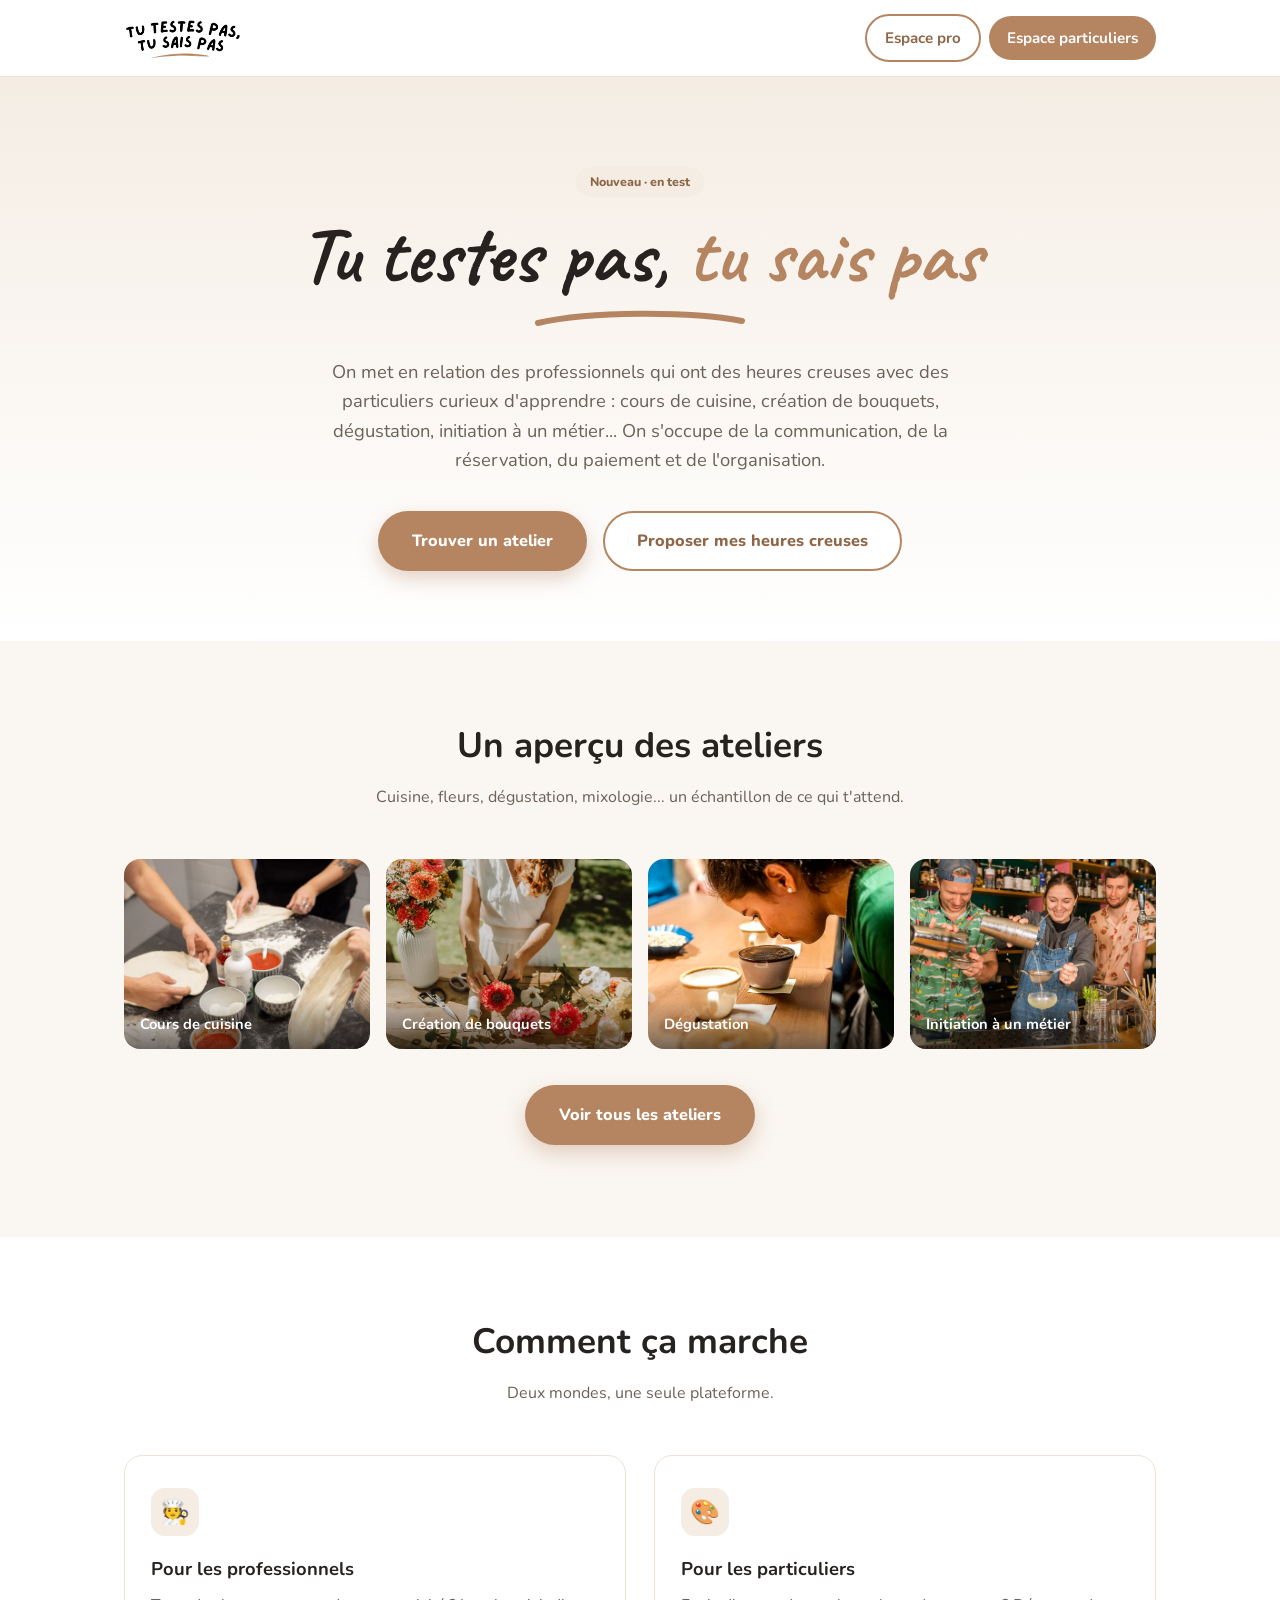
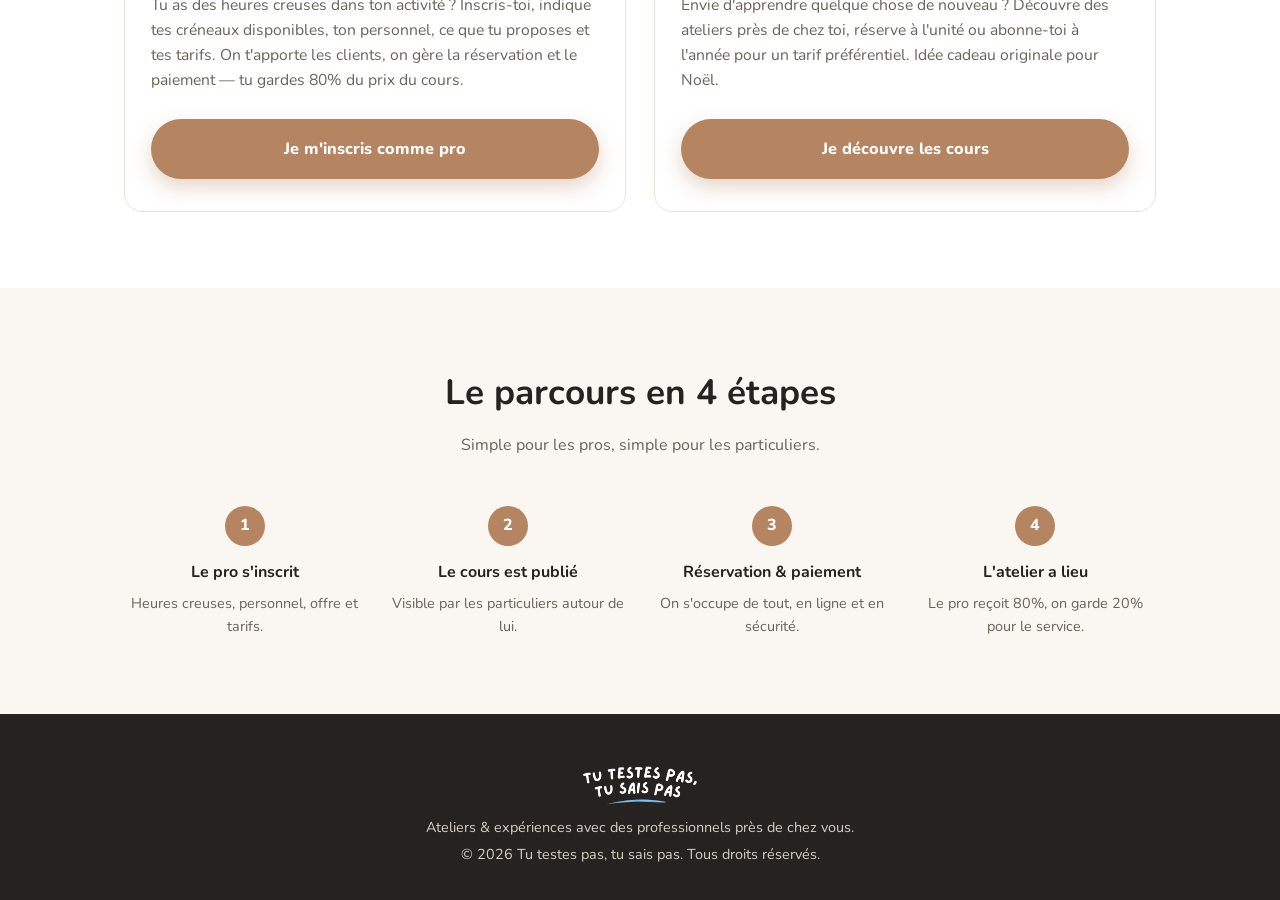
<file: index.html>
<!DOCTYPE html>
<html lang="fr">
<head>
<meta charset="UTF-8">
<meta name="viewport" content="width=device-width, initial-scale=1.0">
<title>Tu testes pas, tu sais pas — Ateliers & expériences avec des pros</title>
<meta name="description" content="La plateforme qui connecte les professionnels et leurs heures creuses aux particuliers curieux d'apprendre : cuisine, fleurs, dégustation, métiers...">
<link rel="preconnect" href="https://fonts.googleapis.com">
<link href="https://fonts.googleapis.com/css2?family=Caveat:wght@600;700&family=Nunito:wght@400;600;700;800&display=swap" rel="stylesheet">
<link rel="stylesheet" href="css/style.css">
</head>
<body>

<header class="site">
  <div class="container">
    <a href="index.html"><img src="images/logo.png" alt="Tu testes pas, tu sais pas" class="logo-img"></a>
    <nav class="main">
      <a href="professionnels.html" class="pill-outline">Espace pro</a>
      <a href="particuliers.html" class="pill-solid">Espace particuliers</a>
    </nav>
  </div>
</header>

<section class="hero">
  <div class="container">
    <span class="badge">Nouveau · en test</span>
    <h1 class="logo-big">Tu testes pas, <span class="accent">tu sais pas</span></h1>
    <svg class="swoosh" viewBox="0 0 220 22" xmlns="http://www.w3.org/2000/svg">
      <path d="M8 16 C 60 4, 160 4, 212 14" stroke="#b58561" stroke-width="6" stroke-linecap="round" fill="none"/>
    </svg>
    <p class="lede">
      On met en relation des professionnels qui ont des heures creuses avec des particuliers
      curieux d'apprendre : cours de cuisine, création de bouquets, dégustation, initiation à un métier...
      On s'occupe de la communication, de la réservation, du paiement et de l'organisation.
    </p>
    <div class="cta-row">
      <a href="particuliers.html" class="btn btn-primary">Trouver un atelier</a>
      <a href="professionnels.html" class="btn btn-outline">Proposer mes heures creuses</a>
    </div>
  </div>
</section>

<section class="alt">
  <div class="container">
    <h2 class="section-title">Un aperçu des ateliers</h2>
    <p class="section-sub">Cuisine, fleurs, dégustation, mixologie... un échantillon de ce qui t'attend.</p>
    <div class="gallery-grid">
      <figure>
        <img src="images/atelier-cuisine.webp" alt="Cours de cuisine, préparation de pizzas">
        <figcaption>Cours de cuisine</figcaption>
      </figure>
      <figure>
        <img src="images/atelier-bouquets.webp" alt="Atelier de création de bouquets de fleurs">
        <figcaption>Création de bouquets</figcaption>
      </figure>
      <figure>
        <img src="images/atelier-degustation.jpg" alt="Atelier de dégustation à l'aveugle">
        <figcaption>Dégustation</figcaption>
      </figure>
      <figure>
        <img src="images/atelier-metier-bar.webp" alt="Initiation au métier de barman, préparation de cocktails">
        <figcaption>Initiation à un métier</figcaption>
      </figure>
    </div>
    <p class="center" style="margin-top:36px">
      <a href="particuliers.html" class="btn btn-primary">Voir tous les ateliers</a>
    </p>
  </div>
</section>

<section>
  <div class="container">
    <h2 class="section-title">Comment ça marche</h2>
    <p class="section-sub">Deux mondes, une seule plateforme.</p>
    <div class="grid-2">
      <div class="card">
        <div class="icon">🧑‍🍳</div>
        <h3>Pour les professionnels</h3>
        <p>
          Tu as des heures creuses dans ton activité ? Inscris-toi, indique tes créneaux disponibles,
          ton personnel, ce que tu proposes et tes tarifs. On t'apporte les clients, on gère
          la réservation et le paiement — tu gardes 80% du prix du cours.
        </p>
        <br>
        <a href="professionnels.html" class="btn btn-primary btn-wide">Je m'inscris comme pro</a>
      </div>
      <div class="card">
        <div class="icon">🎨</div>
        <h3>Pour les particuliers</h3>
        <p>
          Envie d'apprendre quelque chose de nouveau ? Découvre des ateliers près de chez toi,
          réserve à l'unité ou abonne-toi à l'année pour un tarif préférentiel.
          Idée cadeau originale pour Noël.
        </p>
        <br>
        <a href="particuliers.html" class="btn btn-primary btn-wide">Je découvre les cours</a>
      </div>
    </div>
  </div>
</section>

<section class="alt">
  <div class="container">
    <h2 class="section-title">Le parcours en 4 étapes</h2>
    <p class="section-sub">Simple pour les pros, simple pour les particuliers.</p>
    <div class="steps">
      <div class="step">
        <div class="num"></div>
        <h4>Le pro s'inscrit</h4>
        <p>Heures creuses, personnel, offre et tarifs.</p>
      </div>
      <div class="step">
        <div class="num"></div>
        <h4>Le cours est publié</h4>
        <p>Visible par les particuliers autour de lui.</p>
      </div>
      <div class="step">
        <div class="num"></div>
        <h4>Réservation & paiement</h4>
        <p>On s'occupe de tout, en ligne et en sécurité.</p>
      </div>
      <div class="step">
        <div class="num"></div>
        <h4>L'atelier a lieu</h4>
        <p>Le pro reçoit 80%, on garde 20% pour le service.</p>
      </div>
    </div>
  </div>
</section>

<footer class="site">
  <div class="container">
    <img src="images/logo.png" alt="Tu testes pas, tu sais pas" class="logo-img">
    <p>Ateliers & expériences avec des professionnels près de chez vous.</p>
    <p>&copy; 2026 Tu testes pas, tu sais pas. Tous droits réservés.</p>
  </div>
</footer>

</body>
</html>
</file>
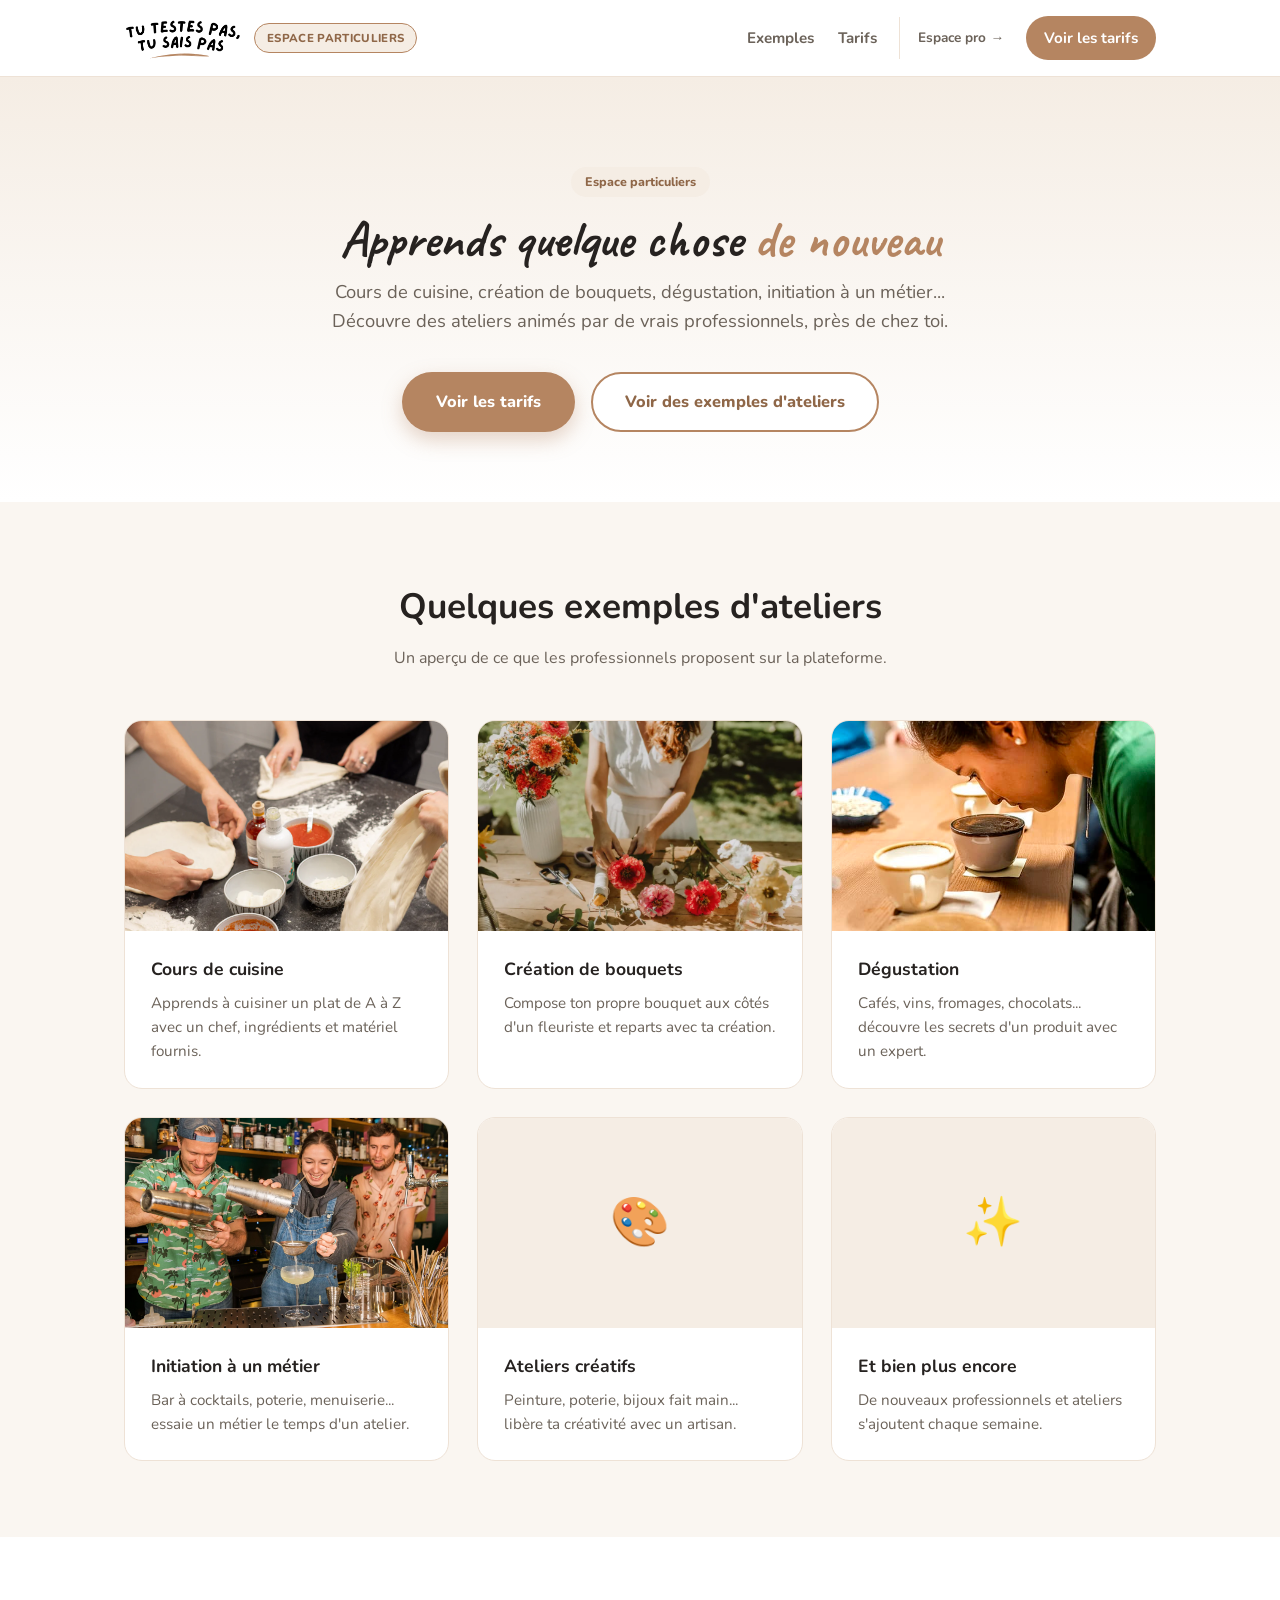
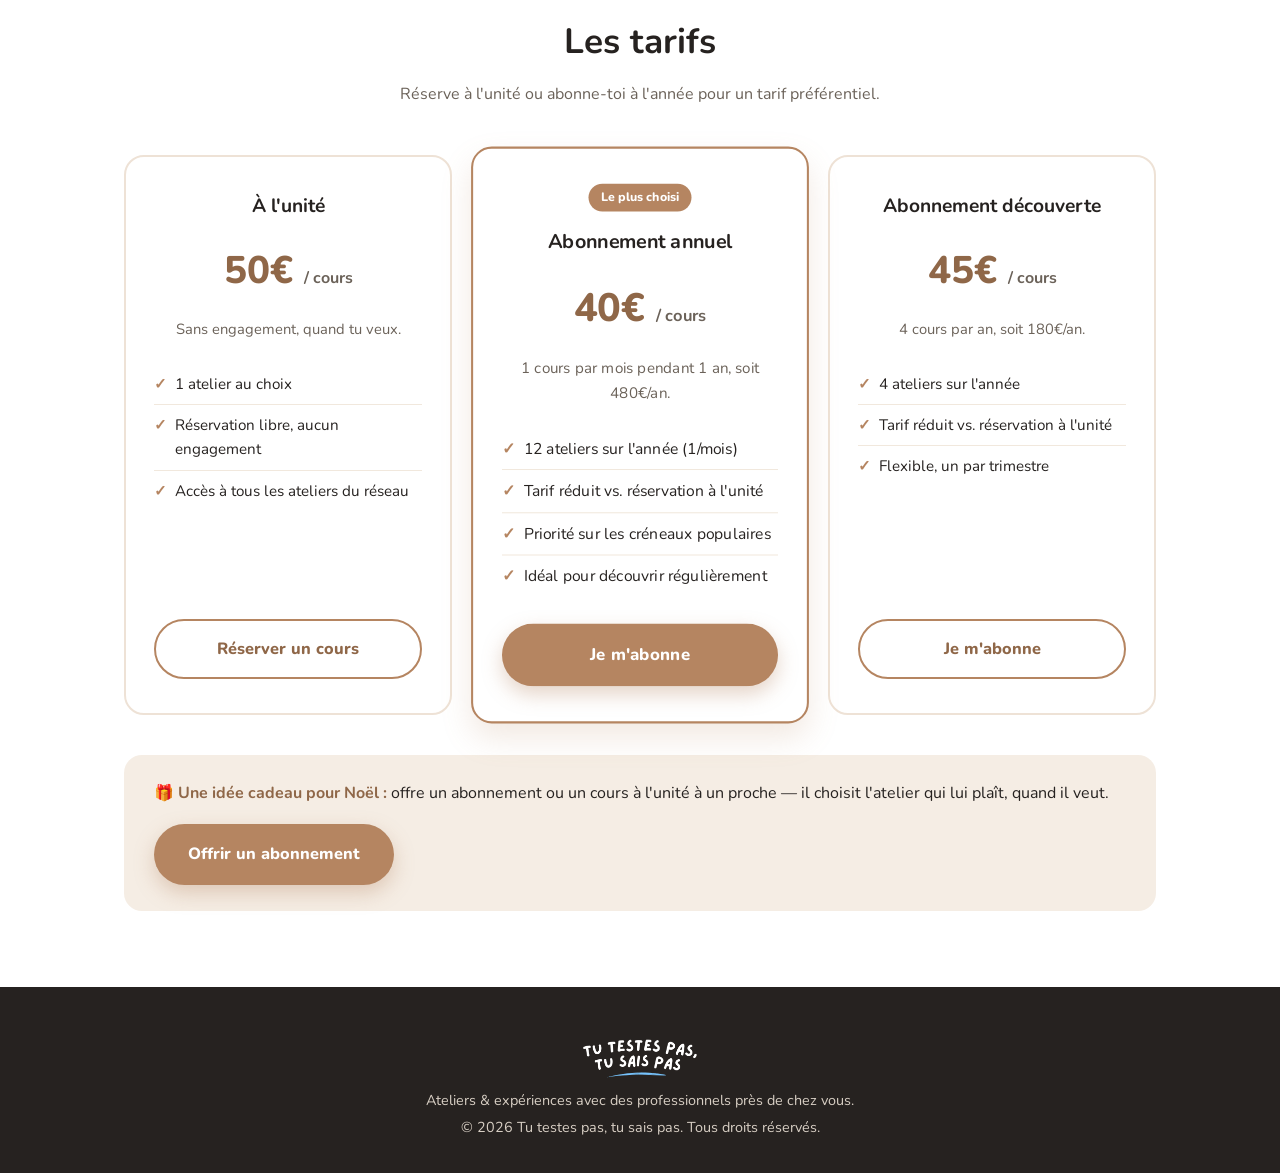
<file: particuliers.html>
<!DOCTYPE html>
<html lang="fr">
<head>
<meta charset="UTF-8">
<meta name="viewport" content="width=device-width, initial-scale=1.0">
<title>Trouver un atelier — Tu testes pas, tu sais pas</title>
<meta name="description" content="Cours de cuisine, création de bouquets, dégustation, initiation à un métier... Réserve un atelier à l'unité ou abonne-toi à l'année.">
<link rel="preconnect" href="https://fonts.googleapis.com">
<link href="https://fonts.googleapis.com/css2?family=Caveat:wght@600;700&family=Nunito:wght@400;600;700;800&display=swap" rel="stylesheet">
<link rel="stylesheet" href="css/style.css">
</head>
<body>

<header class="site">
  <div class="container">
    <div class="brand-group">
      <a href="index.html"><img src="images/logo.png" alt="Tu testes pas, tu sais pas" class="logo-img"></a>
      <span class="space-tag particuliers">Espace particuliers</span>
    </div>
    <nav class="main">
      <a href="#exemples" class="link-plain">Exemples</a>
      <a href="#tarifs" class="link-plain">Tarifs</a>
      <a href="professionnels.html" class="space-switch">Espace pro →</a>
      <a href="#tarifs" class="pill-solid">Voir les tarifs</a>
    </nav>
  </div>
</header>

<section class="hero">
  <div class="container">
    <span class="badge">Espace particuliers</span>
    <h1 class="logo-big" style="font-size:clamp(2rem,5vw,3.2rem)">Apprends quelque chose <span class="accent">de nouveau</span></h1>
    <p class="lede">
      Cours de cuisine, création de bouquets, dégustation, initiation à un métier...
      Découvre des ateliers animés par de vrais professionnels, près de chez toi.
    </p>
    <div class="cta-row">
      <a href="#tarifs" class="btn btn-primary">Voir les tarifs</a>
      <a href="#exemples" class="btn btn-outline">Voir des exemples d'ateliers</a>
    </div>
  </div>
</section>

<section id="exemples" class="alt">
  <div class="container">
    <h2 class="section-title">Quelques exemples d'ateliers</h2>
    <p class="section-sub">Un aperçu de ce que les professionnels proposent sur la plateforme.</p>
    <div class="grid-3">
      <div class="example-card">
        <img src="images/atelier-cuisine.webp" alt="Cours de cuisine, préparation de pizzas" class="photo">
        <div class="content">
          <h3>Cours de cuisine</h3>
          <p>Apprends à cuisiner un plat de A à Z avec un chef, ingrédients et matériel fournis.</p>
        </div>
      </div>
      <div class="example-card">
        <img src="images/atelier-bouquets.webp" alt="Atelier de création de bouquets de fleurs" class="photo">
        <div class="content">
          <h3>Création de bouquets</h3>
          <p>Compose ton propre bouquet aux côtés d'un fleuriste et reparts avec ta création.</p>
        </div>
      </div>
      <div class="example-card">
        <img src="images/atelier-degustation.jpg" alt="Atelier de dégustation de cafés à l'aveugle" class="photo">
        <div class="content">
          <h3>Dégustation</h3>
          <p>Cafés, vins, fromages, chocolats... découvre les secrets d'un produit avec un expert.</p>
        </div>
      </div>
      <div class="example-card">
        <img src="images/atelier-metier-bar.webp" alt="Initiation au métier de barman, préparation de cocktails" class="photo">
        <div class="content">
          <h3>Initiation à un métier</h3>
          <p>Bar à cocktails, poterie, menuiserie... essaie un métier le temps d'un atelier.</p>
        </div>
      </div>
      <div class="example-card">
        <div class="placeholder">🎨</div>
        <div class="content">
          <h3>Ateliers créatifs</h3>
          <p>Peinture, poterie, bijoux fait main... libère ta créativité avec un artisan.</p>
        </div>
      </div>
      <div class="example-card">
        <div class="placeholder">✨</div>
        <div class="content">
          <h3>Et bien plus encore</h3>
          <p>De nouveaux professionnels et ateliers s'ajoutent chaque semaine.</p>
        </div>
      </div>
    </div>
  </div>
</section>

<section id="tarifs">
  <div class="container">
    <h2 class="section-title">Les tarifs</h2>
    <p class="section-sub">Réserve à l'unité ou abonne-toi à l'année pour un tarif préférentiel.</p>

    <div class="pricing-grid">
      <div class="price-card">
        <h3>À l'unité</h3>
        <div class="amount">50€ <small>/ cours</small></div>
        <p class="note">Sans engagement, quand tu veux.</p>
        <ul>
          <li>1 atelier au choix</li>
          <li>Réservation libre, aucun engagement</li>
          <li>Accès à tous les ateliers du réseau</li>
        </ul>
        <a href="#" class="btn btn-outline btn-wide">Réserver un cours</a>
      </div>

      <div class="price-card featured">
        <span class="tag">Le plus choisi</span>
        <h3>Abonnement annuel</h3>
        <div class="amount">40€ <small>/ cours</small></div>
        <p class="note">1 cours par mois pendant 1 an, soit 480€/an.</p>
        <ul>
          <li>12 ateliers sur l'année (1/mois)</li>
          <li>Tarif réduit vs. réservation à l'unité</li>
          <li>Priorité sur les créneaux populaires</li>
          <li>Idéal pour découvrir régulièrement</li>
        </ul>
        <a href="#" class="btn btn-primary btn-wide">Je m'abonne</a>
      </div>

      <div class="price-card">
        <h3>Abonnement découverte</h3>
        <div class="amount">45€ <small>/ cours</small></div>
        <p class="note">4 cours par an, soit 180€/an.</p>
        <ul>
          <li>4 ateliers sur l'année</li>
          <li>Tarif réduit vs. réservation à l'unité</li>
          <li>Flexible, un par trimestre</li>
        </ul>
        <a href="#" class="btn btn-outline btn-wide">Je m'abonne</a>
      </div>
    </div>

    <div class="gift-banner">
      <div class="txt">
        🎁 <strong>Une idée cadeau pour Noël :</strong> offre un abonnement ou un cours à l'unité à un proche —
        il choisit l'atelier qui lui plaît, quand il veut.
      </div>
      <a href="#" class="btn btn-primary">Offrir un abonnement</a>
    </div>
  </div>
</section>

<footer class="site">
  <div class="container">
    <img src="images/logo.png" alt="Tu testes pas, tu sais pas" class="logo-img">
    <p>Ateliers & expériences avec des professionnels près de chez vous.</p>
    <p>&copy; 2026 Tu testes pas, tu sais pas. Tous droits réservés.</p>
  </div>
</footer>

</body>
</html>
</file>
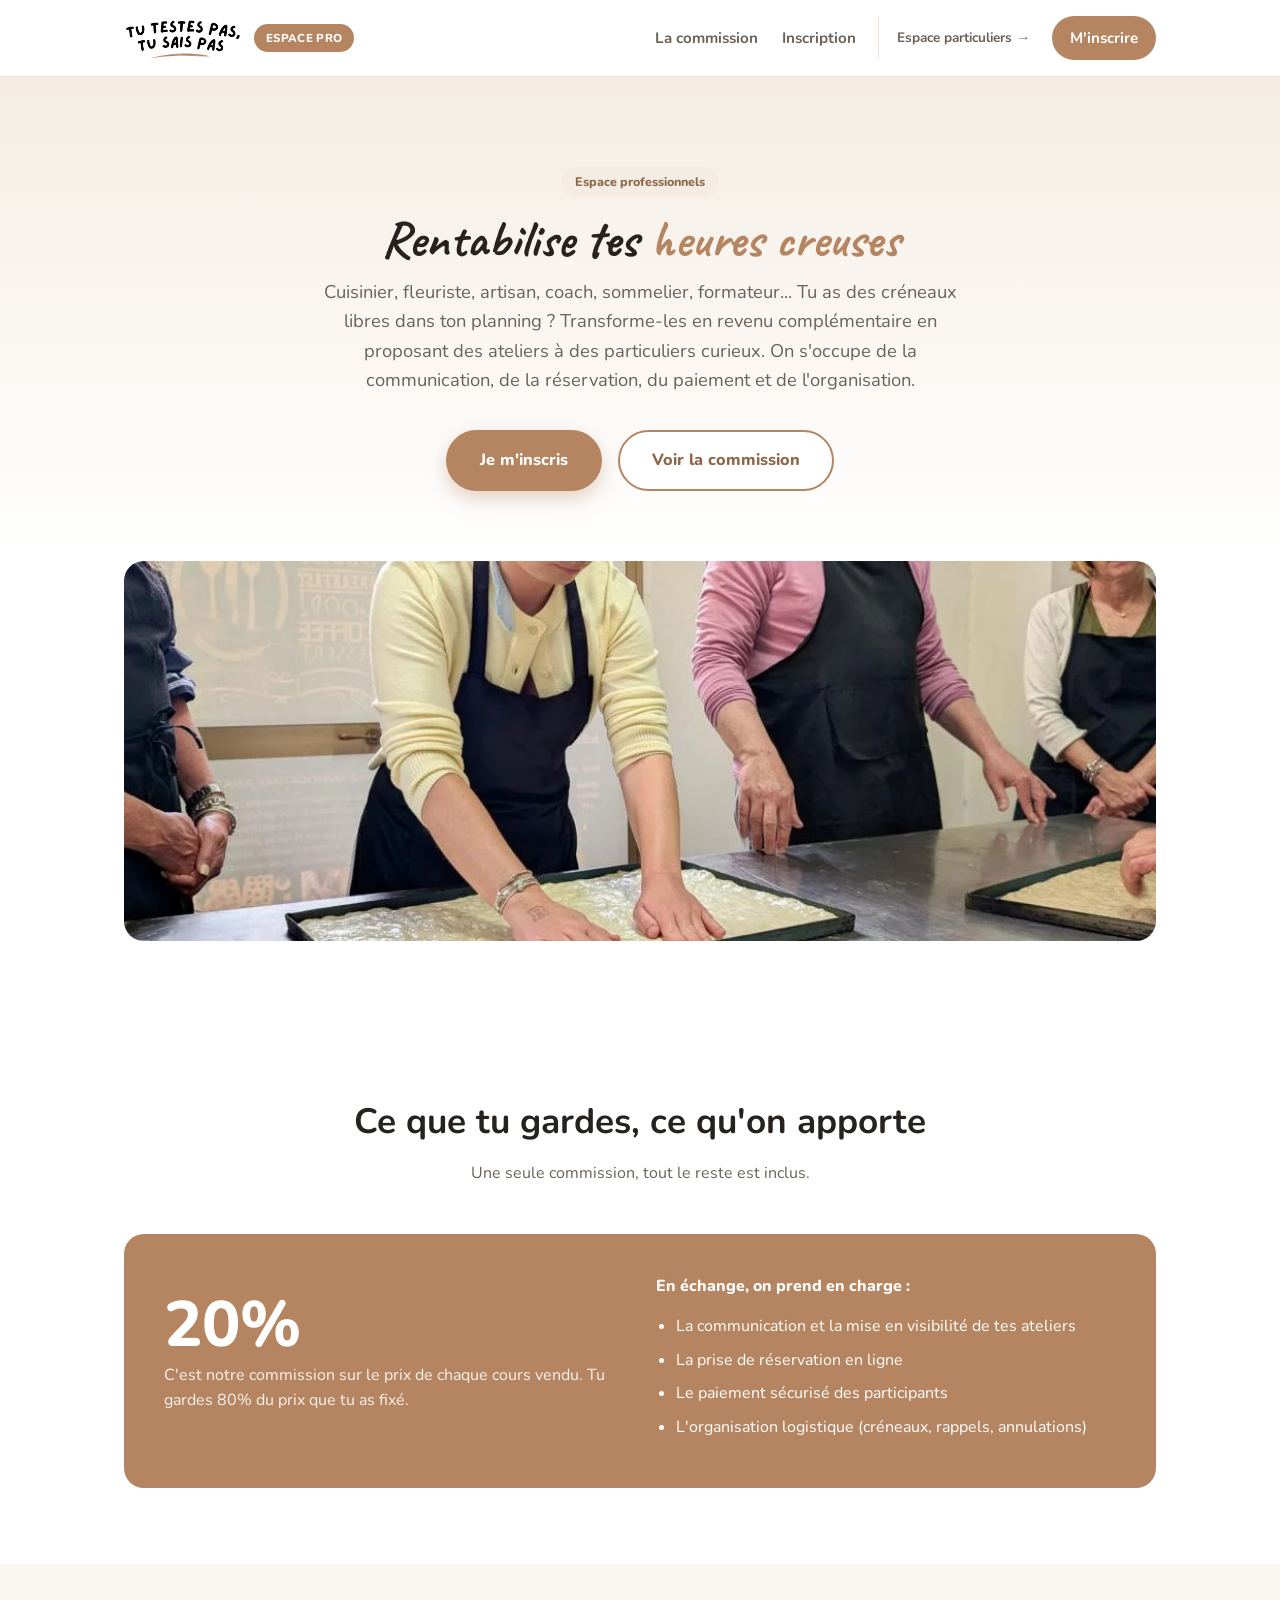
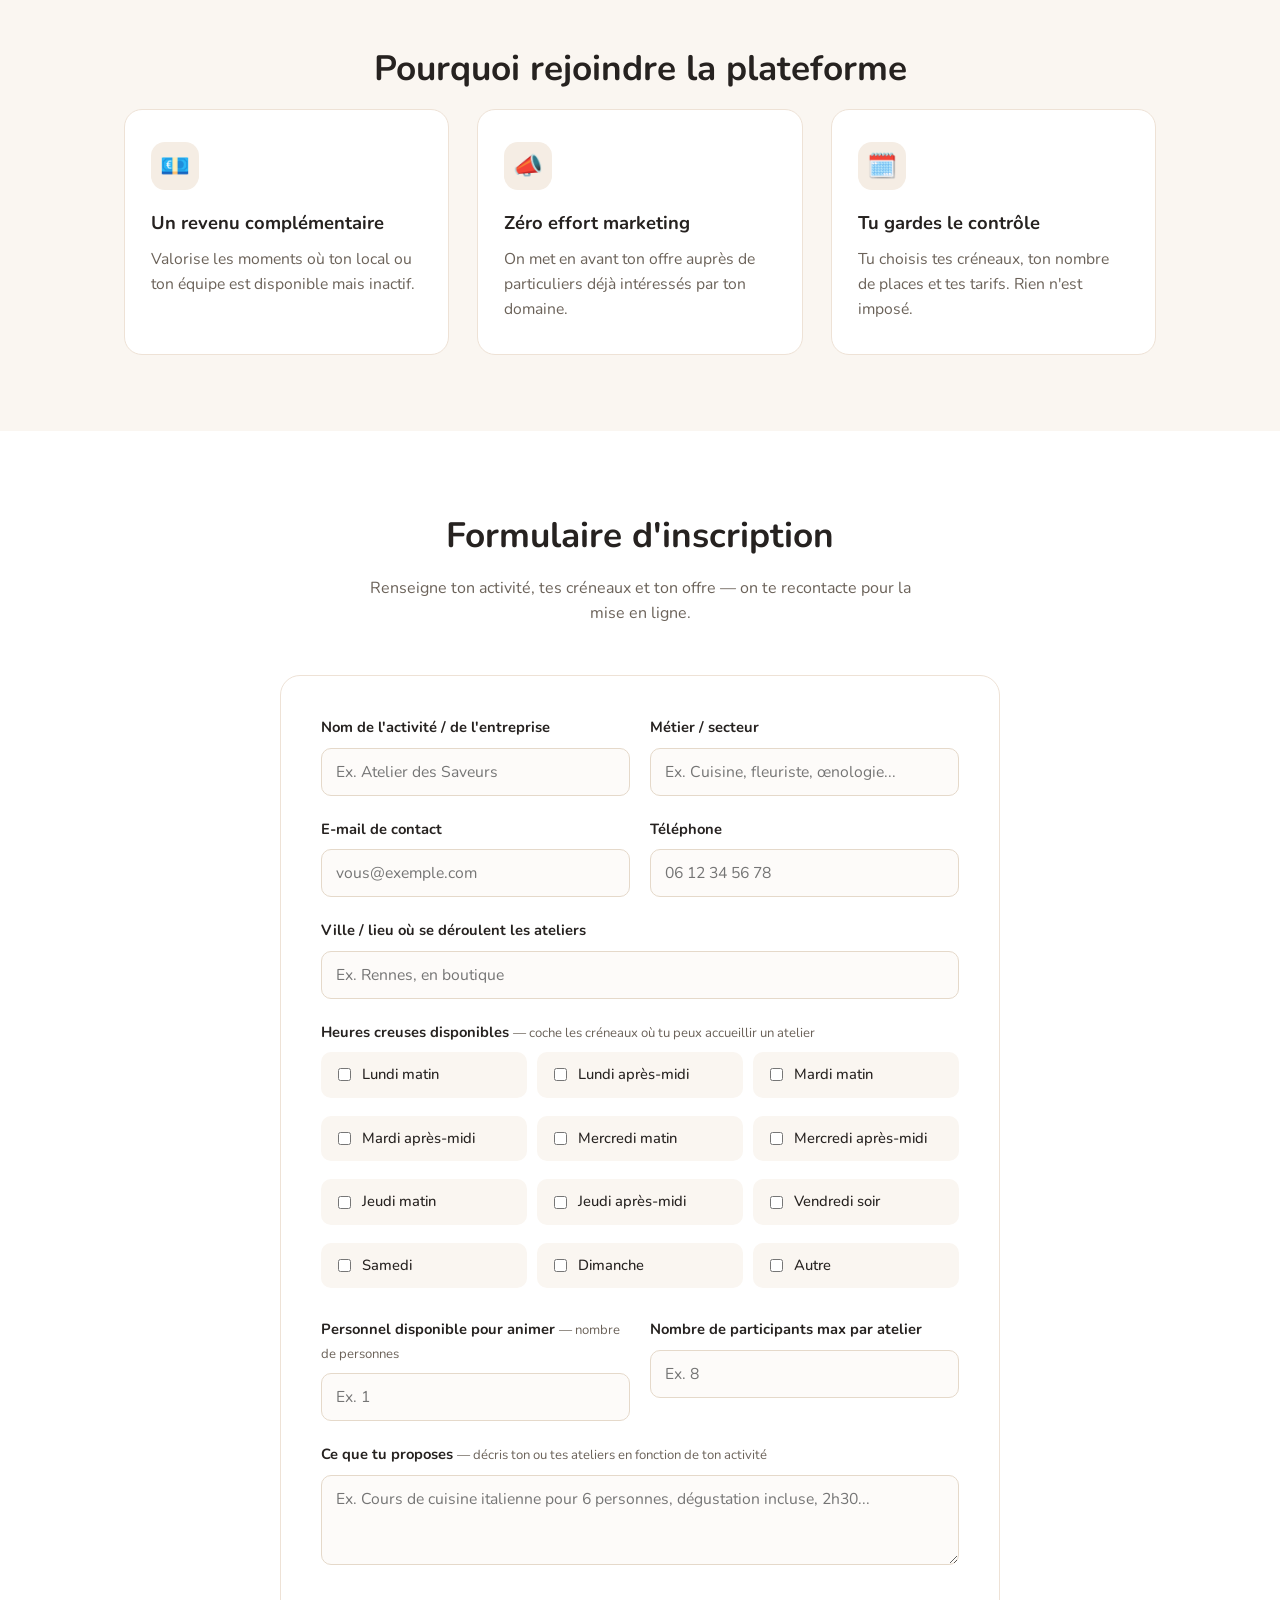
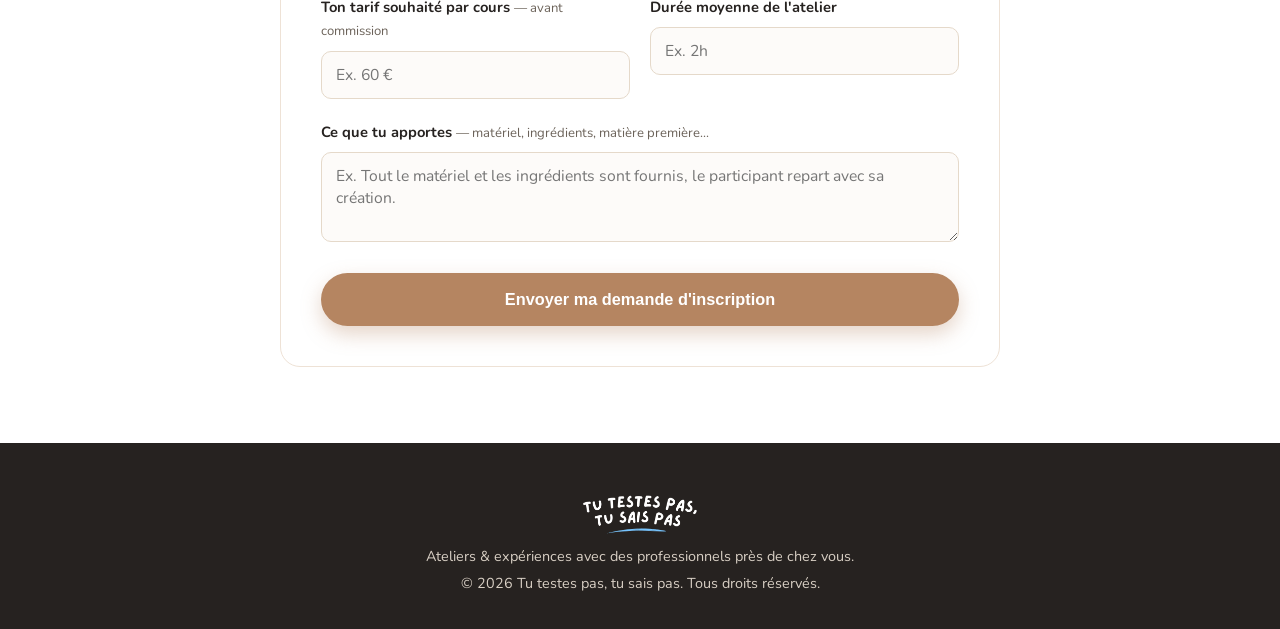
<file: professionnels.html>
<!DOCTYPE html>
<html lang="fr">
<head>
<meta charset="UTF-8">
<meta name="viewport" content="width=device-width, initial-scale=1.0">
<title>Espace professionnels — Tu testes pas, tu sais pas</title>
<meta name="description" content="Rentabilise tes heures creuses : inscris-toi, propose tes ateliers et gagne un revenu complémentaire.">
<link rel="preconnect" href="https://fonts.googleapis.com">
<link href="https://fonts.googleapis.com/css2?family=Caveat:wght@600;700&family=Nunito:wght@400;600;700;800&display=swap" rel="stylesheet">
<link rel="stylesheet" href="css/style.css">
</head>
<body>

<header class="site">
  <div class="container">
    <div class="brand-group">
      <a href="index.html"><img src="images/logo.png" alt="Tu testes pas, tu sais pas" class="logo-img"></a>
      <span class="space-tag pro">Espace pro</span>
    </div>
    <nav class="main">
      <a href="#commission" class="link-plain">La commission</a>
      <a href="#inscription" class="link-plain">Inscription</a>
      <a href="particuliers.html" class="space-switch">Espace particuliers →</a>
      <a href="#inscription" class="pill-solid">M'inscrire</a>
    </nav>
  </div>
</header>

<section class="hero">
  <div class="container">
    <span class="badge">Espace professionnels</span>
    <h1 class="logo-big" style="font-size:clamp(2rem,5vw,3.2rem)">Rentabilise tes <span class="accent">heures creuses</span></h1>
    <p class="lede">
      Cuisinier, fleuriste, artisan, coach, sommelier, formateur... Tu as des créneaux libres dans ton planning ?
      Transforme-les en revenu complémentaire en proposant des ateliers à des particuliers curieux.
      On s'occupe de la communication, de la réservation, du paiement et de l'organisation.
    </p>
    <div class="cta-row">
      <a href="#inscription" class="btn btn-primary">Je m'inscris</a>
      <a href="#commission" class="btn btn-outline">Voir la commission</a>
    </div>
  </div>
</section>

<section class="banner-section">
  <div class="container">
    <img src="images/atelier-creatif.jpg" alt="Atelier de cuisine collectif animé par un professionnel" class="photo-banner">
  </div>
</section>

<section id="commission">
  <div class="container">
    <h2 class="section-title">Ce que tu gardes, ce qu'on apporte</h2>
    <p class="section-sub">Une seule commission, tout le reste est inclus.</p>
    <div class="commission-box">
      <div>
        <div class="big-num">20%</div>
        <p style="margin-top:6px;opacity:.9">C'est notre commission sur le prix de chaque cours vendu. Tu gardes 80% du prix que tu as fixé.</p>
      </div>
      <div>
        <p style="margin:0 0 4px;font-weight:800">En échange, on prend en charge :</p>
        <ul>
          <li>La communication et la mise en visibilité de tes ateliers</li>
          <li>La prise de réservation en ligne</li>
          <li>Le paiement sécurisé des participants</li>
          <li>L'organisation logistique (créneaux, rappels, annulations)</li>
        </ul>
      </div>
    </div>
  </div>
</section>

<section class="alt">
  <div class="container">
    <h2 class="section-title">Pourquoi rejoindre la plateforme</h2>
    <div class="grid-3">
      <div class="card">
        <div class="icon">💶</div>
        <h3>Un revenu complémentaire</h3>
        <p>Valorise les moments où ton local ou ton équipe est disponible mais inactif.</p>
      </div>
      <div class="card">
        <div class="icon">📣</div>
        <h3>Zéro effort marketing</h3>
        <p>On met en avant ton offre auprès de particuliers déjà intéressés par ton domaine.</p>
      </div>
      <div class="card">
        <div class="icon">🗓️</div>
        <h3>Tu gardes le contrôle</h3>
        <p>Tu choisis tes créneaux, ton nombre de places et tes tarifs. Rien n'est imposé.</p>
      </div>
    </div>
  </div>
</section>

<section id="inscription">
  <div class="container">
    <h2 class="section-title">Formulaire d'inscription</h2>
    <p class="section-sub">Renseigne ton activité, tes créneaux et ton offre — on te recontacte pour la mise en ligne.</p>

    <form class="signup" onsubmit="event.preventDefault(); alert('Merci ! Votre demande d\'inscription a bien été prise en compte (démo — formulaire non connecté).');">

      <div class="form-row">
        <div class="field">
          <label>Nom de l'activité / de l'entreprise</label>
          <input type="text" placeholder="Ex. Atelier des Saveurs" required>
        </div>
        <div class="field">
          <label>Métier / secteur</label>
          <input type="text" placeholder="Ex. Cuisine, fleuriste, œnologie..." required>
        </div>
      </div>

      <div class="form-row">
        <div class="field">
          <label>E-mail de contact</label>
          <input type="email" placeholder="vous@exemple.com" required>
        </div>
        <div class="field">
          <label>Téléphone</label>
          <input type="tel" placeholder="06 12 34 56 78">
        </div>
      </div>

      <div class="field">
        <label>Ville / lieu où se déroulent les ateliers</label>
        <input type="text" placeholder="Ex. Rennes, en boutique">
      </div>

      <div class="field">
        <label>Heures creuses disponibles <span class="hint">— coche les créneaux où tu peux accueillir un atelier</span></label>
        <div class="checkbox-grid">
          <label><input type="checkbox"><span>Lundi matin</span></label>
          <label><input type="checkbox"><span>Lundi après-midi</span></label>
          <label><input type="checkbox"><span>Mardi matin</span></label>
          <label><input type="checkbox"><span>Mardi après-midi</span></label>
          <label><input type="checkbox"><span>Mercredi matin</span></label>
          <label><input type="checkbox"><span>Mercredi après-midi</span></label>
          <label><input type="checkbox"><span>Jeudi matin</span></label>
          <label><input type="checkbox"><span>Jeudi après-midi</span></label>
          <label><input type="checkbox"><span>Vendredi soir</span></label>
          <label><input type="checkbox"><span>Samedi</span></label>
          <label><input type="checkbox"><span>Dimanche</span></label>
          <label><input type="checkbox"><span>Autre</span></label>
        </div>
      </div>

      <div class="form-row">
        <div class="field">
          <label>Personnel disponible pour animer <span class="hint">— nombre de personnes</span></label>
          <input type="number" min="1" placeholder="Ex. 1">
        </div>
        <div class="field">
          <label>Nombre de participants max par atelier</label>
          <input type="number" min="1" placeholder="Ex. 8">
        </div>
      </div>

      <div class="field">
        <label>Ce que tu proposes <span class="hint">— décris ton ou tes ateliers en fonction de ton activité</span></label>
        <textarea placeholder="Ex. Cours de cuisine italienne pour 6 personnes, dégustation incluse, 2h30..."></textarea>
      </div>

      <div class="form-row">
        <div class="field">
          <label>Ton tarif souhaité par cours <span class="hint">— avant commission</span></label>
          <input type="number" min="0" step="0.5" placeholder="Ex. 60 €">
        </div>
        <div class="field">
          <label>Durée moyenne de l'atelier</label>
          <input type="text" placeholder="Ex. 2h">
        </div>
      </div>

      <div class="field">
        <label>Ce que tu apportes <span class="hint">— matériel, ingrédients, matière première...</span></label>
        <textarea placeholder="Ex. Tout le matériel et les ingrédients sont fournis, le participant repart avec sa création."></textarea>
      </div>

      <button type="submit" class="btn btn-primary btn-wide">Envoyer ma demande d'inscription</button>
    </form>
  </div>
</section>

<footer class="site">
  <div class="container">
    <img src="images/logo.png" alt="Tu testes pas, tu sais pas" class="logo-img">
    <p>Ateliers & expériences avec des professionnels près de chez vous.</p>
    <p>&copy; 2026 Tu testes pas, tu sais pas. Tous droits réservés.</p>
  </div>
</footer>

</body>
</html>
</file>
<file: css/style.css>
:root {
  --brand: #b58561;
  --brand-dark: #8f6748;
  --brand-light: #f5ede4;
  --ink: #262220;
  --ink-soft: #6b6259;
  --paper: #ffffff;
}

* {
  box-sizing: border-box;
}

html {
  scroll-behavior: smooth;
}

body {
  margin: 0;
  font-family: "Nunito", -apple-system, BlinkMacSystemFont, "Segoe UI", sans-serif;
  color: var(--ink);
  background: var(--paper);
  line-height: 1.6;
}

a {
  color: inherit;
  text-decoration: none;
}

img {
  max-width: 100%;
  display: block;
}

.container {
  width: 100%;
  max-width: 1080px;
  margin: 0 auto;
  padding: 0 24px;
}

/* Header */
header.site {
  position: sticky;
  top: 0;
  z-index: 50;
  background: rgba(255, 255, 255, 0.92);
  backdrop-filter: blur(6px);
  border-bottom: 1px solid #eee2d6;
}

header.site .container {
  display: flex;
  align-items: center;
  justify-content: space-between;
  height: 76px;
}

.logo {
  font-family: "Caveat", cursive;
  font-size: 1.9rem;
  font-weight: 700;
  color: var(--ink);
  line-height: 1;
}

.logo span {
  color: var(--brand);
}

.logo-img {
  height: 44px;
  width: auto;
  display: block;
}

.brand-group {
  display: flex;
  align-items: center;
  gap: 12px;
}

.space-tag {
  display: inline-block;
  font-size: 0.72rem;
  font-weight: 800;
  letter-spacing: 0.03em;
  text-transform: uppercase;
  padding: 5px 12px;
  border-radius: 999px;
  white-space: nowrap;
}

.space-tag.pro {
  background: var(--brand);
  color: #fff;
}

.space-tag.particuliers {
  background: var(--brand-light);
  color: var(--brand-dark);
  border: 1.5px solid var(--brand);
}

nav.main {
  display: flex;
  gap: 8px;
  align-items: center;
}

nav.main a.space-switch {
  color: var(--ink-soft);
  font-size: 0.85rem;
  font-weight: 700;
  padding: 10px 14px 10px 18px;
  border-left: 1px solid #eee2d6;
  margin-left: 6px;
  border-radius: 0;
}

nav.main a.space-switch:hover {
  color: var(--brand-dark);
}

nav.main a {
  padding: 10px 18px;
  border-radius: 999px;
  font-weight: 700;
  font-size: 0.95rem;
  transition: all 0.15s ease;
}

nav.main a.pill-outline {
  border: 2px solid var(--brand);
  color: var(--brand-dark);
}

nav.main a.pill-outline:hover {
  background: var(--brand-light);
}

nav.main a.pill-solid {
  background: var(--brand);
  color: #fff;
}

nav.main a.pill-solid:hover {
  background: var(--brand-dark);
}

nav.main a.link-plain {
  color: var(--ink-soft);
  padding: 10px 8px;
}

nav.main a.link-plain:hover {
  color: var(--ink);
}

/* Hero */
.hero {
  padding: 90px 0 70px;
  text-align: center;
  background: linear-gradient(180deg, var(--brand-light) 0%, #ffffff 100%);
}

.hero .logo-big {
  font-family: "Caveat", cursive;
  font-weight: 700;
  font-size: clamp(2.6rem, 7vw, 5rem);
  line-height: 1.05;
  margin: 0 0 10px;
}

.hero .logo-big .accent {
  color: var(--brand);
}

.swoosh {
  width: 220px;
  height: 22px;
  margin: 6px auto 28px;
  display: block;
}

.hero p.lede {
  max-width: 640px;
  margin: 0 auto 36px;
  font-size: 1.15rem;
  color: var(--ink-soft);
}

.cta-row {
  display: flex;
  gap: 16px;
  justify-content: center;
  flex-wrap: wrap;
}

.btn {
  display: inline-block;
  padding: 15px 32px;
  border-radius: 999px;
  font-weight: 800;
  font-size: 1.02rem;
  border: 2px solid transparent;
  cursor: pointer;
  transition: transform 0.12s ease, box-shadow 0.12s ease, background 0.15s ease;
}

.btn:hover {
  transform: translateY(-2px);
}

.btn-primary {
  background: var(--brand);
  color: #fff;
  box-shadow: 0 8px 20px rgba(181, 133, 97, 0.35);
}

.btn-primary:hover {
  background: var(--brand-dark);
}

.btn-outline {
  background: #fff;
  border-color: var(--brand);
  color: var(--brand-dark);
}

.btn-outline:hover {
  background: var(--brand-light);
}

.btn-wide {
  width: 100%;
  text-align: center;
}

/* Sections */
section {
  padding: 76px 0;
}

section.alt {
  background: #faf6f1;
}

h2.section-title {
  font-size: clamp(1.6rem, 4vw, 2.2rem);
  margin: 0 0 12px;
  text-align: center;
}

p.section-sub {
  text-align: center;
  color: var(--ink-soft);
  max-width: 560px;
  margin: 0 auto 48px;
}

.grid-3 {
  display: grid;
  grid-template-columns: repeat(3, 1fr);
  gap: 28px;
}

.grid-2 {
  display: grid;
  grid-template-columns: repeat(2, 1fr);
  gap: 28px;
}

@media (max-width: 780px) {
  .grid-3, .grid-2 {
    grid-template-columns: 1fr;
  }
}

.card {
  background: #fff;
  border: 1px solid #eee2d6;
  border-radius: 18px;
  padding: 32px 26px;
}

.card .icon {
  width: 48px;
  height: 48px;
  border-radius: 14px;
  background: var(--brand-light);
  display: flex;
  align-items: center;
  justify-content: center;
  font-size: 1.5rem;
  margin-bottom: 18px;
}

.card h3 {
  margin: 0 0 10px;
  font-size: 1.15rem;
}

.card p {
  color: var(--ink-soft);
  margin: 0;
  font-size: 0.98rem;
}

/* Example cards with photos */
.example-card {
  background: #fff;
  border: 1px solid #eee2d6;
  border-radius: 18px;
  overflow: hidden;
}

.example-card .photo {
  width: 100%;
  height: 210px;
  object-fit: cover;
  display: block;
}

.example-card .placeholder {
  width: 100%;
  height: 210px;
  background: var(--brand-light);
  display: flex;
  align-items: center;
  justify-content: center;
  font-size: 3rem;
}

.example-card .content {
  padding: 24px 26px;
}

.example-card h3 {
  margin: 0 0 8px;
  font-size: 1.1rem;
}

.example-card p {
  color: var(--ink-soft);
  margin: 0;
  font-size: 0.95rem;
}

.banner-section {
  padding: 0 0 76px;
}

.photo-banner {
  width: 100%;
  max-height: 380px;
  object-fit: cover;
  border-radius: 20px;
}

/* Photo gallery (homepage) */
.gallery-grid {
  display: grid;
  grid-template-columns: repeat(4, 1fr);
  gap: 16px;
}

@media (max-width: 900px) {
  .gallery-grid {
    grid-template-columns: repeat(2, 1fr);
  }
}

.gallery-grid figure {
  margin: 0;
  border-radius: 16px;
  overflow: hidden;
  position: relative;
}

.gallery-grid img {
  width: 100%;
  height: 190px;
  object-fit: cover;
  display: block;
  transition: transform 0.3s ease;
}

.gallery-grid figure:hover img {
  transform: scale(1.05);
}

.gallery-grid figcaption {
  position: absolute;
  bottom: 0;
  left: 0;
  right: 0;
  padding: 14px 16px 12px;
  background: linear-gradient(180deg, rgba(0,0,0,0) 0%, rgba(0,0,0,0.55) 100%);
  color: #fff;
  font-weight: 700;
  font-size: 0.92rem;
}

/* Pricing */
.pricing-grid {
  display: grid;
  grid-template-columns: repeat(3, 1fr);
  gap: 24px;
  align-items: stretch;
}

@media (max-width: 900px) {
  .pricing-grid {
    grid-template-columns: 1fr;
  }
}

.price-card {
  background: #fff;
  border: 2px solid #eee2d6;
  border-radius: 20px;
  padding: 34px 28px;
  text-align: center;
  display: flex;
  flex-direction: column;
}

.price-card.featured {
  border-color: var(--brand);
  box-shadow: 0 14px 30px rgba(181, 133, 97, 0.18);
  transform: scale(1.03);
}

.price-card .tag {
  display: inline-block;
  background: var(--brand);
  color: #fff;
  font-size: 0.75rem;
  font-weight: 800;
  padding: 4px 12px;
  border-radius: 999px;
  margin-bottom: 14px;
  align-self: center;
}

.price-card h3 {
  margin: 0 0 6px;
  font-size: 1.2rem;
}

.price-card .amount {
  font-size: 2.4rem;
  font-weight: 800;
  color: var(--brand-dark);
  margin: 12px 0 2px;
}

.price-card .amount small {
  font-size: 1rem;
  font-weight: 700;
  color: var(--ink-soft);
}

.price-card .note {
  color: var(--ink-soft);
  font-size: 0.92rem;
  margin-bottom: 22px;
}

.price-card ul {
  list-style: none;
  padding: 0;
  margin: 0 0 26px;
  text-align: left;
  flex: 1;
}

.price-card ul li {
  padding: 8px 0;
  border-bottom: 1px solid #f1e8dd;
  font-size: 0.95rem;
  display: flex;
  gap: 8px;
}

.price-card ul li:last-child {
  border-bottom: none;
}

.price-card ul li::before {
  content: "✓";
  color: var(--brand);
  font-weight: 800;
}

.gift-banner {
  margin-top: 40px;
  background: var(--brand-light);
  border-radius: 18px;
  padding: 26px 30px;
  display: flex;
  align-items: center;
  gap: 18px;
  flex-wrap: wrap;
  justify-content: space-between;
}

.gift-banner .txt strong {
  color: var(--brand-dark);
}

/* Steps */
.steps {
  counter-reset: step;
  display: grid;
  grid-template-columns: repeat(4, 1fr);
  gap: 22px;
}

@media (max-width: 900px) {
  .steps {
    grid-template-columns: repeat(2, 1fr);
  }
}

.step {
  text-align: center;
}

.step .num {
  counter-increment: step;
  width: 40px;
  height: 40px;
  border-radius: 50%;
  background: var(--brand);
  color: #fff;
  font-weight: 800;
  display: flex;
  align-items: center;
  justify-content: center;
  margin: 0 auto 14px;
}

.step .num::before {
  content: counter(step);
}

.step h4 {
  margin: 0 0 6px;
  font-size: 1rem;
}

.step p {
  color: var(--ink-soft);
  font-size: 0.9rem;
  margin: 0;
}

/* Forms */
form.signup {
  background: #fff;
  border: 1px solid #eee2d6;
  border-radius: 20px;
  padding: 40px;
  max-width: 720px;
  margin: 0 auto;
}

.form-row {
  display: grid;
  grid-template-columns: 1fr 1fr;
  gap: 20px;
}

@media (max-width: 640px) {
  .form-row {
    grid-template-columns: 1fr;
  }
}

.field {
  margin-bottom: 22px;
}

.field label {
  display: block;
  font-weight: 700;
  font-size: 0.92rem;
  margin-bottom: 8px;
}

.field .hint {
  font-weight: 400;
  color: var(--ink-soft);
  font-size: 0.82rem;
}

.field input,
.field select,
.field textarea {
  width: 100%;
  padding: 12px 14px;
  border: 1.5px solid #e5d9ca;
  border-radius: 10px;
  font-family: inherit;
  font-size: 0.98rem;
  background: #fdfbf9;
}

.field input:focus,
.field select:focus,
.field textarea:focus {
  outline: none;
  border-color: var(--brand);
  background: #fff;
}

.field textarea {
  resize: vertical;
  min-height: 90px;
}

.checkbox-grid {
  display: grid;
  grid-template-columns: repeat(3, 1fr);
  gap: 10px;
}

@media (max-width: 640px) {
  .checkbox-grid {
    grid-template-columns: repeat(2, 1fr);
  }
}

.checkbox-grid label {
  display: flex;
  align-items: center;
  gap: 8px;
  font-weight: 500;
  font-size: 0.92rem;
  background: #faf6f1;
  padding: 10px 12px;
  border-radius: 10px;
  cursor: pointer;
  border: 1.5px solid transparent;
}

.checkbox-grid input {
  width: auto;
}

.checkbox-grid input:checked + span {
  color: var(--brand-dark);
}

/* Commission box */
.commission-box {
  background: var(--brand);
  color: #fff;
  border-radius: 20px;
  padding: 40px;
  display: grid;
  grid-template-columns: 1fr 1fr;
  gap: 32px;
  align-items: center;
}

@media (max-width: 780px) {
  .commission-box {
    grid-template-columns: 1fr;
  }
}

.commission-box .big-num {
  font-size: 4rem;
  font-weight: 800;
  line-height: 1;
}

.commission-box ul {
  margin: 14px 0 0;
  padding-left: 20px;
}

.commission-box ul li {
  margin-bottom: 8px;
}

/* Footer */
footer.site {
  background: var(--ink);
  color: #d8cfc4;
  padding: 48px 0 30px;
  text-align: center;
  font-size: 0.9rem;
}

footer.site .logo {
  color: #fff;
  margin-bottom: 8px;
}

footer.site .logo span {
  color: var(--brand);
}

footer.site .logo-img {
  filter: invert(1) brightness(1.6);
  margin: 0 auto 10px;
}

footer.site p {
  margin: 4px 0;
}

.badge {
  display: inline-block;
  background: var(--brand-light);
  color: var(--brand-dark);
  font-size: 0.78rem;
  font-weight: 800;
  padding: 5px 14px;
  border-radius: 999px;
  margin-bottom: 16px;
}

.center {
  text-align: center;
}
</file>
